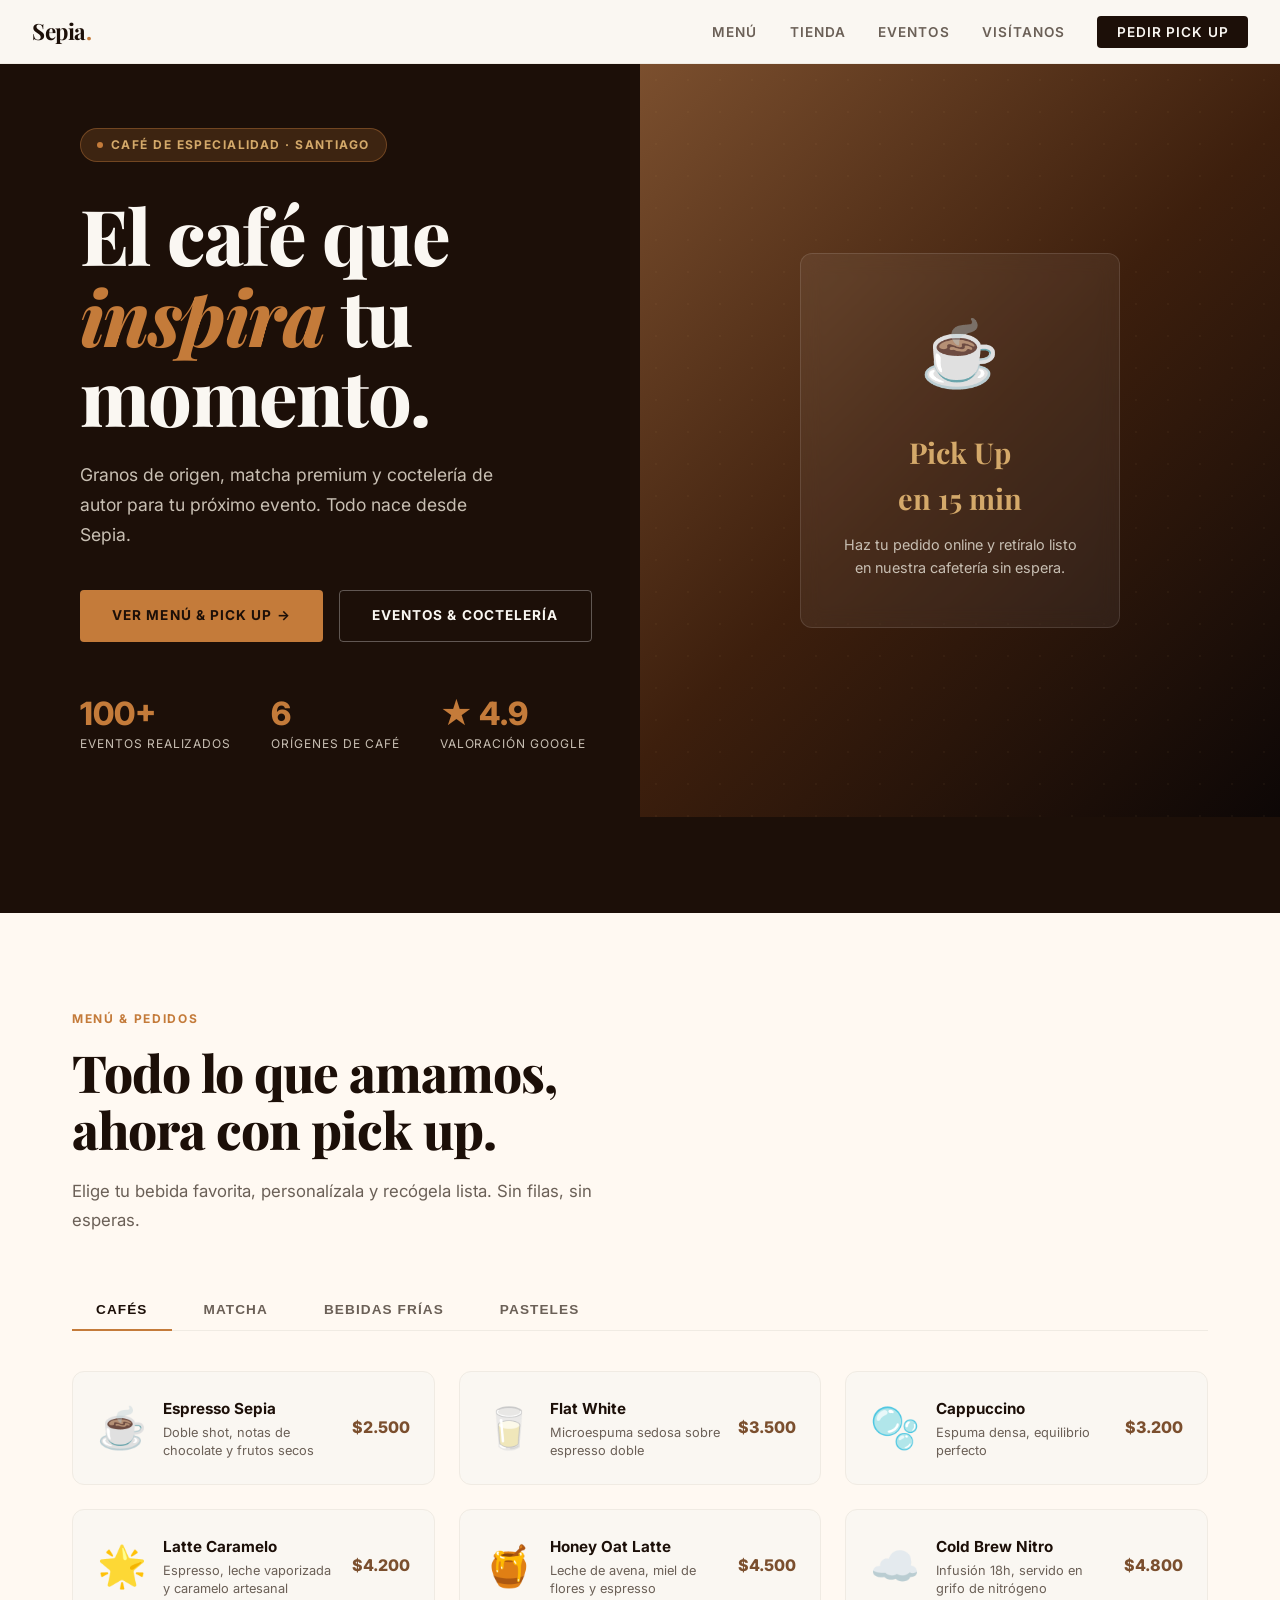
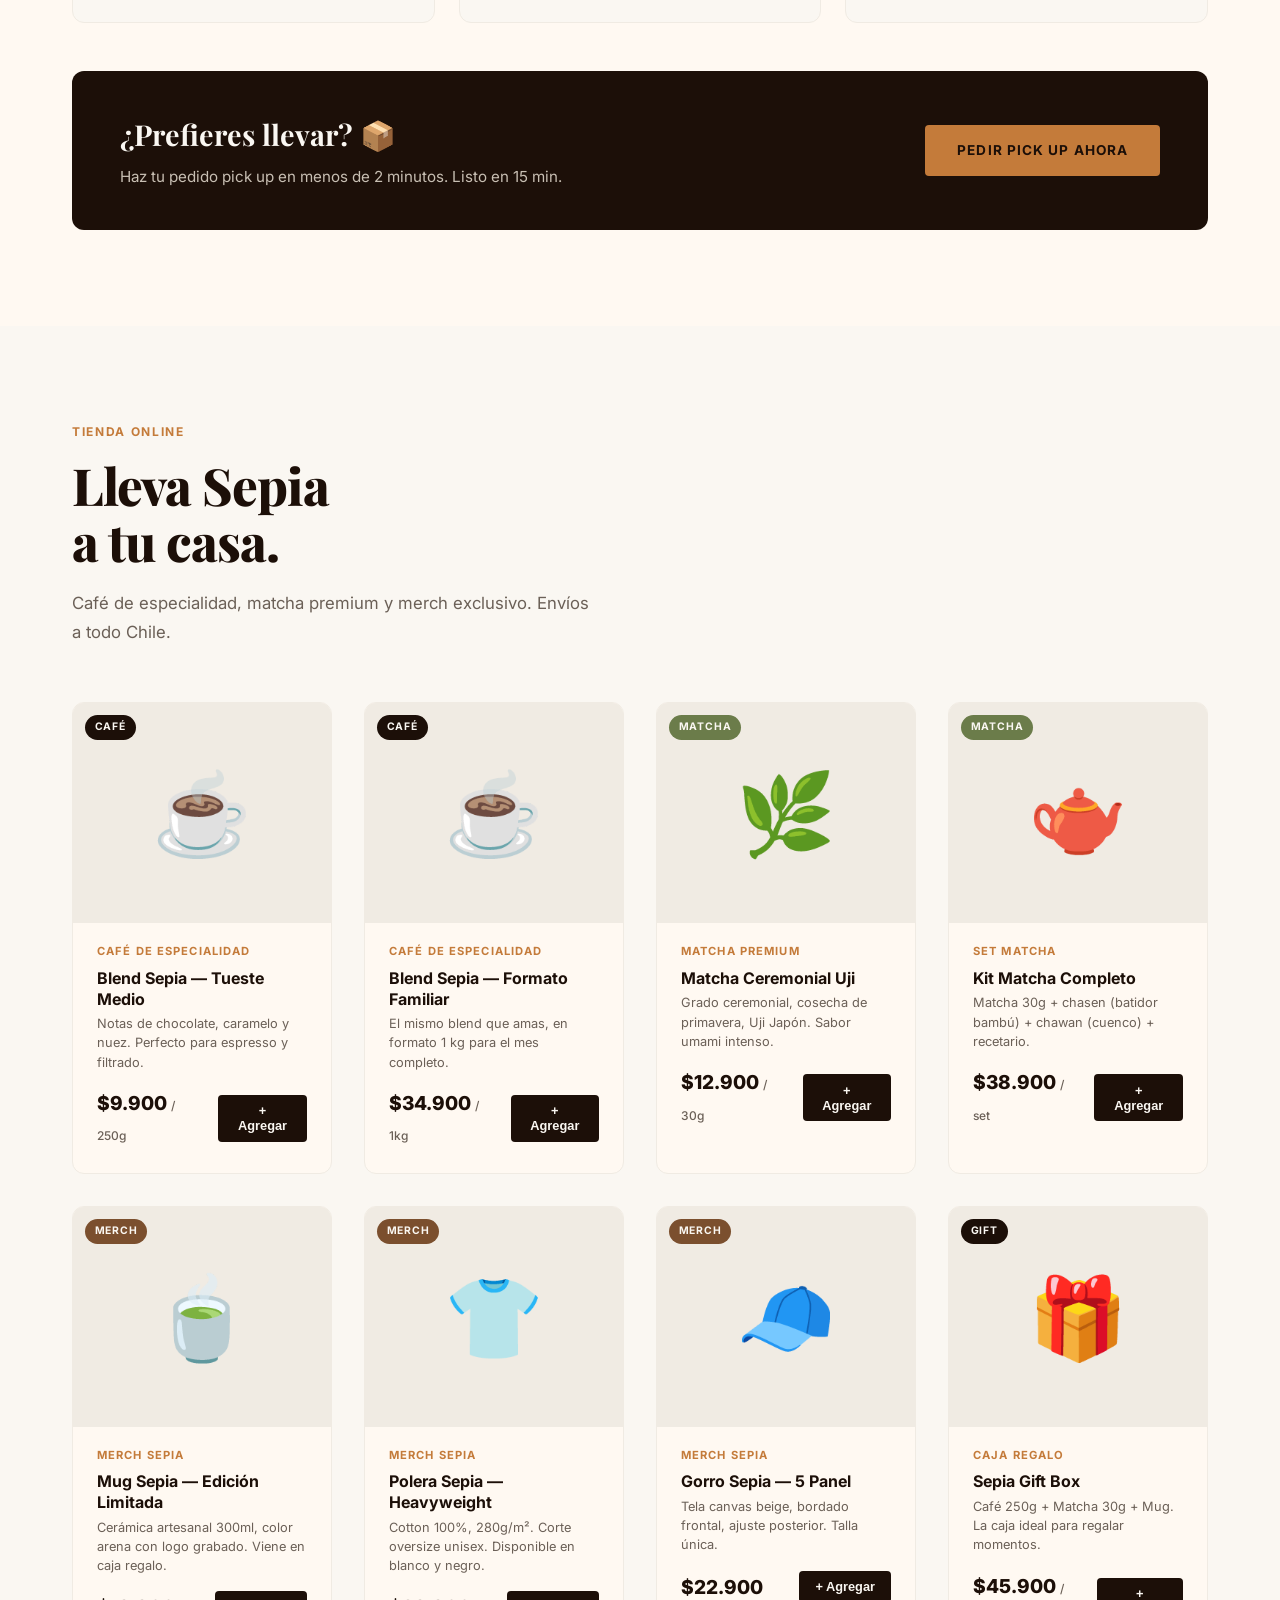
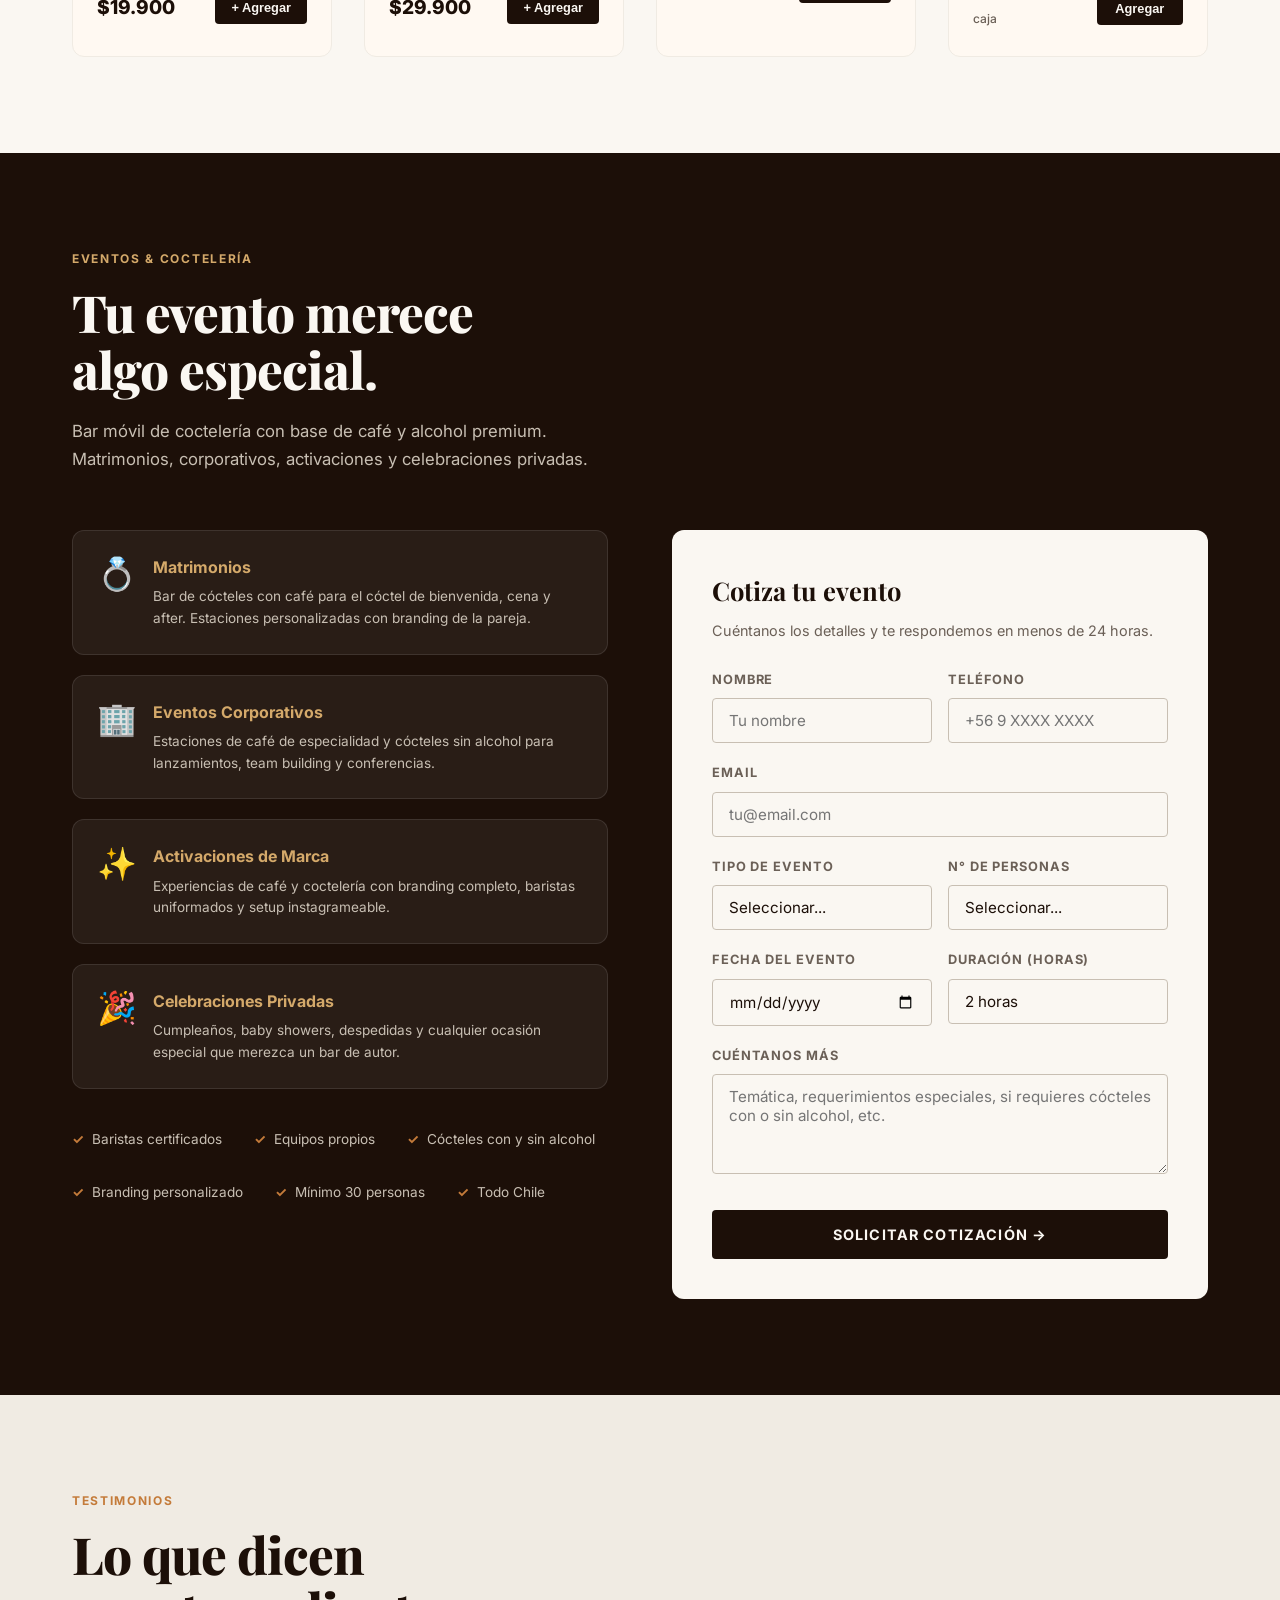
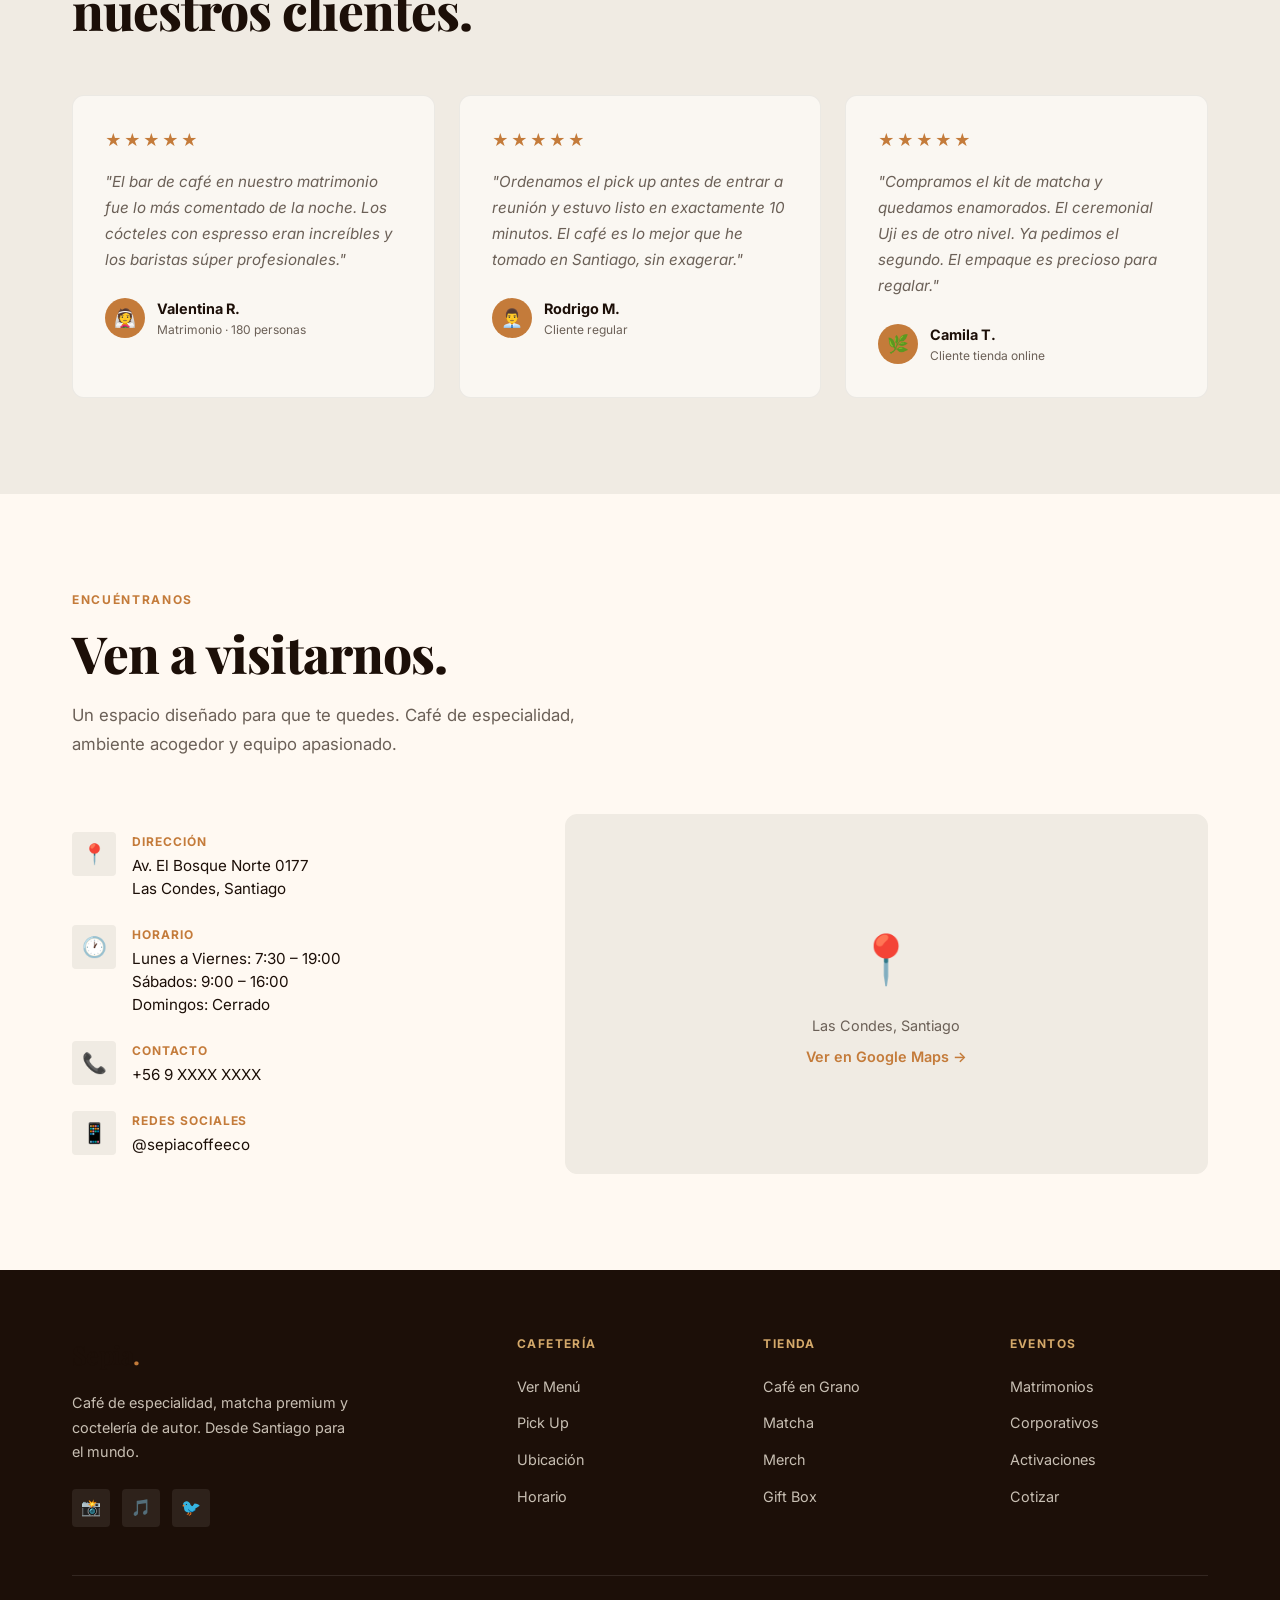
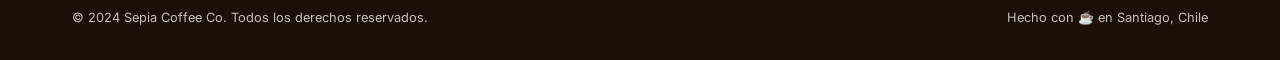
<file: index.html>
<!DOCTYPE html>
<html lang="es">
<head>
  <meta charset="UTF-8" />
  <meta name="viewport" content="width=device-width, initial-scale=1.0" />
  <title>Sepia Coffee Co.</title>
  <link rel="icon" href="assets/favicon.ico" />
  <link rel="preconnect" href="https://fonts.googleapis.com" />
  <link rel="preconnect" href="https://fonts.gstatic.com" crossorigin />
  <link href="https://fonts.googleapis.com/css2?family=Inter:wght@300;400;500;600;700;800;900&family=Playfair+Display:ital,wght@0,700;0,800;1,700&display=swap" rel="stylesheet" />
  <style>
    :root {
      --cream: #FAF7F2;
      --warm-white: #FFF9F2;
      --espresso: #1C0F08;
      --coffee: #3D1F0D;
      --sepia: #7B4F2E;
      --caramel: #C47B3A;
      --latte: #D4A96A;
      --matcha: #6B7C4A;
      --matcha-light: #A8B87A;
      --gray-light: #F0EBE3;
      --gray-mid: #C8BFB3;
      --gray-dark: #6B6057;
      --font-body: 'Inter', sans-serif;
      --font-display: 'Playfair Display', serif;
      --radius: 4px;
      --radius-lg: 12px;
      --shadow: 0 2px 20px rgba(28, 15, 8, 0.08);
      --shadow-lg: 0 8px 40px rgba(28, 15, 8, 0.15);
    }

    *, *::before, *::after { box-sizing: border-box; margin: 0; padding: 0; }

    html { scroll-behavior: smooth; }

    body {
      font-family: var(--font-body);
      background: var(--cream);
      color: var(--espresso);
      line-height: 1.6;
      -webkit-font-smoothing: antialiased;
    }

    img { max-width: 100%; display: block; }

    a { text-decoration: none; color: inherit; }

    /* ─── NAV ─── */
    nav {
      position: fixed;
      top: 0; left: 0; right: 0;
      z-index: 100;
      background: var(--cream);
      border-bottom: 1px solid var(--gray-light);
      padding: 0 2rem;
      height: 64px;
      display: flex;
      align-items: center;
      justify-content: space-between;
      transition: background 0.3s;
    }

    nav.scrolled { background: rgba(250, 247, 242, 0.95); backdrop-filter: blur(12px); }

    .nav-logo {
      font-family: var(--font-display);
      font-size: 1.4rem;
      font-weight: 700;
      color: var(--espresso);
      letter-spacing: -0.02em;
    }

    .nav-logo span { color: var(--caramel); }

    .nav-links {
      display: flex;
      gap: 2rem;
      list-style: none;
      align-items: center;
    }

    .nav-links a {
      font-size: 0.85rem;
      font-weight: 600;
      text-transform: uppercase;
      letter-spacing: 0.08em;
      color: var(--gray-dark);
      transition: color 0.2s;
    }

    .nav-links a:hover { color: var(--espresso); }

    .nav-cta {
      background: var(--espresso);
      color: var(--cream) !important;
      padding: 0.5rem 1.2rem;
      border-radius: var(--radius);
      transition: background 0.2s !important;
    }

    .nav-cta:hover { background: var(--sepia) !important; color: var(--cream) !important; }

    .hamburger {
      display: none;
      flex-direction: column;
      gap: 5px;
      cursor: pointer;
      padding: 4px;
    }

    .hamburger span {
      display: block;
      width: 22px;
      height: 2px;
      background: var(--espresso);
      border-radius: 2px;
      transition: 0.3s;
    }

    .mobile-menu {
      display: none;
      position: fixed;
      top: 64px; left: 0; right: 0;
      background: var(--cream);
      border-bottom: 1px solid var(--gray-light);
      padding: 1.5rem 2rem;
      z-index: 99;
      flex-direction: column;
      gap: 1rem;
    }

    .mobile-menu.open { display: flex; }

    .mobile-menu a {
      font-size: 1rem;
      font-weight: 600;
      text-transform: uppercase;
      letter-spacing: 0.06em;
      color: var(--gray-dark);
      padding: 0.5rem 0;
      border-bottom: 1px solid var(--gray-light);
    }

    /* ─── HERO ─── */
    .hero {
      min-height: 100vh;
      padding-top: 64px;
      display: grid;
      grid-template-columns: 1fr 1fr;
      background: var(--espresso);
      position: relative;
      overflow: hidden;
    }

    .hero-content {
      display: flex;
      flex-direction: column;
      justify-content: center;
      padding: 4rem 3rem 4rem 5rem;
      position: relative;
      z-index: 2;
    }

    .hero-badge {
      display: inline-flex;
      align-items: center;
      gap: 0.5rem;
      background: rgba(196, 123, 58, 0.2);
      border: 1px solid rgba(196, 123, 58, 0.4);
      color: var(--latte);
      font-size: 0.75rem;
      font-weight: 700;
      text-transform: uppercase;
      letter-spacing: 0.12em;
      padding: 0.4rem 1rem;
      border-radius: 100px;
      margin-bottom: 2rem;
      width: fit-content;
    }

    .hero-badge::before {
      content: '';
      width: 6px; height: 6px;
      background: var(--caramel);
      border-radius: 50%;
    }

    .hero h1 {
      font-family: var(--font-display);
      font-size: clamp(3rem, 6vw, 5.5rem);
      font-weight: 800;
      line-height: 1.05;
      color: var(--cream);
      margin-bottom: 1.5rem;
      letter-spacing: -0.02em;
    }

    .hero h1 em {
      font-style: italic;
      color: var(--caramel);
    }

    .hero-sub {
      font-size: 1.1rem;
      color: var(--gray-mid);
      margin-bottom: 2.5rem;
      max-width: 440px;
      line-height: 1.7;
    }

    .hero-actions {
      display: flex;
      gap: 1rem;
      flex-wrap: wrap;
    }

    .btn-primary {
      background: var(--caramel);
      color: var(--espresso);
      font-size: 0.85rem;
      font-weight: 700;
      text-transform: uppercase;
      letter-spacing: 0.08em;
      padding: 0.9rem 2rem;
      border-radius: var(--radius);
      border: none;
      cursor: pointer;
      transition: background 0.2s, transform 0.15s;
      display: inline-flex;
      align-items: center;
      gap: 0.5rem;
    }

    .btn-primary:hover { background: var(--latte); transform: translateY(-1px); }

    .btn-secondary {
      background: transparent;
      color: var(--cream);
      font-size: 0.85rem;
      font-weight: 700;
      text-transform: uppercase;
      letter-spacing: 0.08em;
      padding: 0.9rem 2rem;
      border-radius: var(--radius);
      border: 1px solid rgba(255,255,255,0.3);
      cursor: pointer;
      transition: border-color 0.2s, background 0.2s;
      display: inline-flex;
      align-items: center;
      gap: 0.5rem;
    }

    .btn-secondary:hover { border-color: var(--cream); background: rgba(255,255,255,0.08); }

    .hero-visual {
      position: relative;
      display: flex;
      align-items: center;
      justify-content: center;
      overflow: hidden;
    }

    .hero-visual-bg {
      position: absolute;
      inset: 0;
      background: linear-gradient(135deg, var(--sepia) 0%, var(--coffee) 50%, #0D0706 100%);
    }

    .hero-visual-pattern {
      position: absolute;
      inset: 0;
      opacity: 0.05;
      background-image: radial-gradient(circle, var(--latte) 1px, transparent 1px);
      background-size: 32px 32px;
    }

    .hero-card {
      position: relative;
      z-index: 2;
      background: rgba(250, 247, 242, 0.06);
      border: 1px solid rgba(250, 247, 242, 0.12);
      border-radius: var(--radius-lg);
      padding: 3rem 2.5rem;
      text-align: center;
      color: var(--cream);
      max-width: 320px;
      backdrop-filter: blur(10px);
    }

    .hero-card-icon {
      font-size: 4rem;
      margin-bottom: 1.5rem;
    }

    .hero-card h3 {
      font-family: var(--font-display);
      font-size: 1.8rem;
      font-weight: 700;
      margin-bottom: 0.75rem;
      color: var(--latte);
    }

    .hero-card p {
      font-size: 0.9rem;
      color: var(--gray-mid);
      line-height: 1.6;
    }

    .hero-stats {
      display: flex;
      gap: 2.5rem;
      margin-top: 3.5rem;
    }

    .hero-stat-num {
      font-size: 2rem;
      font-weight: 800;
      color: var(--caramel);
      line-height: 1;
    }

    .hero-stat-label {
      font-size: 0.75rem;
      text-transform: uppercase;
      letter-spacing: 0.08em;
      color: var(--gray-mid);
      margin-top: 0.25rem;
    }

    /* ─── SECTION COMMONS ─── */
    section { padding: 6rem 0; }

    .container { max-width: 1200px; margin: 0 auto; padding: 0 2rem; }

    .section-label {
      font-size: 0.75rem;
      font-weight: 700;
      text-transform: uppercase;
      letter-spacing: 0.14em;
      color: var(--caramel);
      margin-bottom: 1rem;
    }

    .section-title {
      font-family: var(--font-display);
      font-size: clamp(2.2rem, 4vw, 3.2rem);
      font-weight: 800;
      line-height: 1.1;
      letter-spacing: -0.02em;
      color: var(--espresso);
      margin-bottom: 1.25rem;
    }

    .section-sub {
      font-size: 1.05rem;
      color: var(--gray-dark);
      max-width: 520px;
      line-height: 1.7;
    }

    .section-header { margin-bottom: 3.5rem; }

    /* ─── MENU / PICK UP ─── */
    #menu { background: var(--warm-white); }

    .menu-tabs {
      display: flex;
      gap: 0.5rem;
      margin-bottom: 2.5rem;
      border-bottom: 1px solid var(--gray-light);
      padding-bottom: 0;
    }

    .tab-btn {
      font-size: 0.85rem;
      font-weight: 700;
      text-transform: uppercase;
      letter-spacing: 0.08em;
      color: var(--gray-dark);
      padding: 0.75rem 1.5rem;
      border: none;
      background: none;
      cursor: pointer;
      border-bottom: 2px solid transparent;
      margin-bottom: -1px;
      transition: color 0.2s, border-color 0.2s;
    }

    .tab-btn.active {
      color: var(--espresso);
      border-bottom-color: var(--caramel);
    }

    .tab-btn:hover { color: var(--espresso); }

    .tab-content { display: none; }
    .tab-content.active { display: block; }

    .menu-grid {
      display: grid;
      grid-template-columns: repeat(auto-fill, minmax(280px, 1fr));
      gap: 1.5rem;
    }

    .menu-item {
      background: var(--cream);
      border: 1px solid var(--gray-light);
      border-radius: var(--radius-lg);
      padding: 1.5rem;
      display: flex;
      align-items: center;
      gap: 1rem;
      transition: box-shadow 0.2s, transform 0.2s;
    }

    .menu-item:hover { box-shadow: var(--shadow); transform: translateY(-2px); }

    .menu-item-emoji { font-size: 2.5rem; flex-shrink: 0; }

    .menu-item-info { flex: 1; }

    .menu-item-name {
      font-weight: 700;
      font-size: 0.95rem;
      color: var(--espresso);
      margin-bottom: 0.2rem;
    }

    .menu-item-desc {
      font-size: 0.8rem;
      color: var(--gray-dark);
      line-height: 1.4;
    }

    .menu-item-price {
      font-weight: 800;
      font-size: 1rem;
      color: var(--sepia);
      white-space: nowrap;
    }

    .pickup-banner {
      background: var(--espresso);
      color: var(--cream);
      border-radius: var(--radius-lg);
      padding: 2.5rem 3rem;
      display: flex;
      align-items: center;
      justify-content: space-between;
      gap: 2rem;
      margin-top: 3rem;
      flex-wrap: wrap;
    }

    .pickup-banner h3 {
      font-family: var(--font-display);
      font-size: 1.8rem;
      font-weight: 700;
      margin-bottom: 0.5rem;
    }

    .pickup-banner p { color: var(--gray-mid); font-size: 0.95rem; }

    .btn-caramel {
      background: var(--caramel);
      color: var(--espresso);
      font-size: 0.85rem;
      font-weight: 700;
      text-transform: uppercase;
      letter-spacing: 0.08em;
      padding: 0.9rem 2rem;
      border-radius: var(--radius);
      border: none;
      cursor: pointer;
      transition: background 0.2s;
      white-space: nowrap;
      display: inline-block;
    }

    .btn-caramel:hover { background: var(--latte); }

    /* ─── TIENDA ─── */
    #tienda { background: var(--cream); }

    .products-grid {
      display: grid;
      grid-template-columns: repeat(auto-fill, minmax(260px, 1fr));
      gap: 2rem;
    }

    .product-card {
      background: var(--warm-white);
      border: 1px solid var(--gray-light);
      border-radius: var(--radius-lg);
      overflow: hidden;
      transition: box-shadow 0.25s, transform 0.25s;
      cursor: pointer;
    }

    .product-card:hover { box-shadow: var(--shadow-lg); transform: translateY(-4px); }

    .product-img {
      height: 220px;
      display: flex;
      align-items: center;
      justify-content: center;
      font-size: 5rem;
      background: var(--gray-light);
      position: relative;
      overflow: hidden;
    }

    .product-badge {
      position: absolute;
      top: 12px; left: 12px;
      background: var(--espresso);
      color: var(--cream);
      font-size: 0.65rem;
      font-weight: 700;
      text-transform: uppercase;
      letter-spacing: 0.08em;
      padding: 0.25rem 0.6rem;
      border-radius: 100px;
    }

    .product-badge.matcha { background: var(--matcha); }
    .product-badge.merch { background: var(--sepia); }

    .product-info { padding: 1.25rem 1.5rem 1.5rem; }

    .product-category {
      font-size: 0.7rem;
      font-weight: 700;
      text-transform: uppercase;
      letter-spacing: 0.1em;
      color: var(--caramel);
      margin-bottom: 0.4rem;
    }

    .product-name {
      font-weight: 700;
      font-size: 1rem;
      color: var(--espresso);
      margin-bottom: 0.3rem;
      line-height: 1.3;
    }

    .product-desc {
      font-size: 0.8rem;
      color: var(--gray-dark);
      margin-bottom: 1rem;
      line-height: 1.5;
    }

    .product-footer {
      display: flex;
      align-items: center;
      justify-content: space-between;
      gap: 1rem;
    }

    .product-price {
      font-size: 1.2rem;
      font-weight: 800;
      color: var(--espresso);
    }

    .product-price small {
      font-size: 0.75rem;
      color: var(--gray-dark);
      font-weight: 500;
    }

    .btn-add {
      background: var(--espresso);
      color: var(--cream);
      border: none;
      border-radius: var(--radius);
      padding: 0.55rem 1rem;
      font-size: 0.8rem;
      font-weight: 700;
      cursor: pointer;
      transition: background 0.2s;
      display: flex;
      align-items: center;
      gap: 0.4rem;
    }

    .btn-add:hover { background: var(--sepia); }

    /* ─── EVENTOS ─── */
    #eventos { background: var(--espresso); color: var(--cream); }

    #eventos .section-label { color: var(--latte); }
    #eventos .section-title { color: var(--cream); }
    #eventos .section-sub { color: var(--gray-mid); }

    .eventos-grid {
      display: grid;
      grid-template-columns: 1fr 1fr;
      gap: 4rem;
      align-items: start;
    }

    .servicio-cards {
      display: flex;
      flex-direction: column;
      gap: 1.25rem;
      margin-bottom: 2.5rem;
    }

    .servicio-card {
      background: rgba(255,255,255,0.06);
      border: 1px solid rgba(255,255,255,0.1);
      border-radius: var(--radius-lg);
      padding: 1.5rem;
      display: flex;
      gap: 1rem;
      align-items: flex-start;
      transition: background 0.2s, border-color 0.2s;
    }

    .servicio-card:hover {
      background: rgba(255,255,255,0.1);
      border-color: rgba(196, 123, 58, 0.4);
    }

    .servicio-icon {
      font-size: 2rem;
      flex-shrink: 0;
      line-height: 1;
      margin-top: 0.2rem;
    }

    .servicio-title {
      font-weight: 700;
      font-size: 1rem;
      color: var(--latte);
      margin-bottom: 0.35rem;
    }

    .servicio-desc {
      font-size: 0.85rem;
      color: var(--gray-mid);
      line-height: 1.6;
    }

    .eventos-highlights {
      display: flex;
      gap: 2rem;
      flex-wrap: wrap;
    }

    .highlight {
      display: flex;
      align-items: center;
      gap: 0.5rem;
      font-size: 0.85rem;
      color: var(--gray-mid);
    }

    .highlight::before {
      content: '✓';
      color: var(--caramel);
      font-weight: 700;
    }

    .cotizacion-form {
      background: var(--cream);
      border-radius: var(--radius-lg);
      padding: 2.5rem;
      color: var(--espresso);
    }

    .cotizacion-form h3 {
      font-family: var(--font-display);
      font-size: 1.6rem;
      font-weight: 700;
      margin-bottom: 0.5rem;
      color: var(--espresso);
    }

    .cotizacion-form p {
      font-size: 0.9rem;
      color: var(--gray-dark);
      margin-bottom: 1.75rem;
    }

    .form-group { margin-bottom: 1.25rem; }

    .form-group label {
      display: block;
      font-size: 0.8rem;
      font-weight: 700;
      text-transform: uppercase;
      letter-spacing: 0.07em;
      color: var(--gray-dark);
      margin-bottom: 0.5rem;
    }

    .form-group input,
    .form-group select,
    .form-group textarea {
      width: 100%;
      background: var(--cream);
      border: 1px solid var(--gray-mid);
      border-radius: var(--radius);
      padding: 0.75rem 1rem;
      font-family: var(--font-body);
      font-size: 0.95rem;
      color: var(--espresso);
      outline: none;
      transition: border-color 0.2s;
      appearance: none;
    }

    .form-group input:focus,
    .form-group select:focus,
    .form-group textarea:focus {
      border-color: var(--caramel);
      box-shadow: 0 0 0 3px rgba(196, 123, 58, 0.15);
    }

    .form-group textarea { resize: vertical; min-height: 100px; }

    .form-row {
      display: grid;
      grid-template-columns: 1fr 1fr;
      gap: 1rem;
    }

    .btn-submit {
      width: 100%;
      background: var(--espresso);
      color: var(--cream);
      border: none;
      border-radius: var(--radius);
      padding: 1rem;
      font-family: var(--font-body);
      font-size: 0.9rem;
      font-weight: 700;
      text-transform: uppercase;
      letter-spacing: 0.08em;
      cursor: pointer;
      transition: background 0.2s;
      margin-top: 0.5rem;
    }

    .btn-submit:hover { background: var(--sepia); }

    /* ─── TESTIMONIOS ─── */
    #testimonios { background: var(--gray-light); }

    .testimonios-grid {
      display: grid;
      grid-template-columns: repeat(3, 1fr);
      gap: 1.5rem;
    }

    .testimonio-card {
      background: var(--cream);
      border-radius: var(--radius-lg);
      padding: 2rem;
      border: 1px solid rgba(0,0,0,0.06);
    }

    .stars {
      color: var(--caramel);
      font-size: 1rem;
      margin-bottom: 1rem;
      letter-spacing: 2px;
    }

    .testimonio-text {
      font-size: 0.95rem;
      color: var(--gray-dark);
      line-height: 1.7;
      margin-bottom: 1.5rem;
      font-style: italic;
    }

    .testimonio-author {
      display: flex;
      align-items: center;
      gap: 0.75rem;
    }

    .author-avatar {
      width: 40px; height: 40px;
      border-radius: 50%;
      background: var(--caramel);
      display: flex;
      align-items: center;
      justify-content: center;
      font-size: 1.1rem;
      flex-shrink: 0;
    }

    .author-name {
      font-weight: 700;
      font-size: 0.9rem;
      color: var(--espresso);
    }

    .author-role {
      font-size: 0.75rem;
      color: var(--gray-dark);
    }

    /* ─── UBICACION ─── */
    #ubicacion { background: var(--warm-white); }

    .ubicacion-grid {
      display: grid;
      grid-template-columns: 1fr 1.5fr;
      gap: 4rem;
      align-items: center;
    }

    .info-items {
      display: flex;
      flex-direction: column;
      gap: 1.5rem;
    }

    .info-item { display: flex; gap: 1rem; align-items: flex-start; }

    .info-icon {
      width: 44px; height: 44px;
      background: var(--gray-light);
      border-radius: var(--radius);
      display: flex;
      align-items: center;
      justify-content: center;
      font-size: 1.25rem;
      flex-shrink: 0;
    }

    .info-label {
      font-size: 0.75rem;
      font-weight: 700;
      text-transform: uppercase;
      letter-spacing: 0.08em;
      color: var(--caramel);
      margin-bottom: 0.25rem;
    }

    .info-value {
      font-size: 0.95rem;
      color: var(--espresso);
      line-height: 1.5;
    }

    .map-placeholder {
      background: var(--gray-light);
      border-radius: var(--radius-lg);
      height: 360px;
      display: flex;
      flex-direction: column;
      align-items: center;
      justify-content: center;
      gap: 1rem;
      font-size: 3rem;
      color: var(--gray-mid);
      border: 1px solid var(--gray-light);
    }

    .map-placeholder p {
      font-size: 0.9rem;
      color: var(--gray-dark);
      font-size: 1rem;
    }

    /* ─── FOOTER ─── */
    footer {
      background: var(--espresso);
      color: var(--cream);
      padding: 4rem 0 2rem;
    }

    .footer-grid {
      display: grid;
      grid-template-columns: 2fr 1fr 1fr 1fr;
      gap: 3rem;
      margin-bottom: 3rem;
    }

    .footer-brand .nav-logo { font-size: 1.6rem; margin-bottom: 1rem; display: block; }

    .footer-brand p {
      font-size: 0.9rem;
      color: var(--gray-mid);
      line-height: 1.7;
      max-width: 280px;
    }

    .footer-social {
      display: flex;
      gap: 0.75rem;
      margin-top: 1.5rem;
    }

    .social-link {
      width: 38px; height: 38px;
      background: rgba(255,255,255,0.08);
      border-radius: var(--radius);
      display: flex;
      align-items: center;
      justify-content: center;
      font-size: 1rem;
      transition: background 0.2s;
    }

    .social-link:hover { background: var(--caramel); }

    .footer-col h4 {
      font-size: 0.75rem;
      font-weight: 700;
      text-transform: uppercase;
      letter-spacing: 0.12em;
      color: var(--latte);
      margin-bottom: 1.25rem;
    }

    .footer-col ul { list-style: none; display: flex; flex-direction: column; gap: 0.7rem; }

    .footer-col ul a {
      font-size: 0.9rem;
      color: var(--gray-mid);
      transition: color 0.2s;
    }

    .footer-col ul a:hover { color: var(--cream); }

    .footer-bottom {
      border-top: 1px solid rgba(255,255,255,0.1);
      padding-top: 2rem;
      display: flex;
      align-items: center;
      justify-content: space-between;
      gap: 1rem;
      flex-wrap: wrap;
    }

    .footer-bottom p {
      font-size: 0.8rem;
      color: var(--gray-mid);
    }

    /* ─── CART TOAST ─── */
    .toast {
      position: fixed;
      bottom: 2rem;
      right: 2rem;
      background: var(--espresso);
      color: var(--cream);
      padding: 1rem 1.5rem;
      border-radius: var(--radius-lg);
      font-size: 0.9rem;
      font-weight: 600;
      box-shadow: var(--shadow-lg);
      transform: translateY(100px);
      opacity: 0;
      transition: transform 0.3s, opacity 0.3s;
      z-index: 1000;
      display: flex;
      align-items: center;
      gap: 0.75rem;
    }

    .toast.show { transform: translateY(0); opacity: 1; }

    /* ─── MODAL ORDER ─── */
    .modal-overlay {
      display: none;
      position: fixed;
      inset: 0;
      background: rgba(28, 15, 8, 0.7);
      z-index: 200;
      align-items: center;
      justify-content: center;
      padding: 2rem;
    }

    .modal-overlay.open { display: flex; }

    .modal {
      background: var(--cream);
      border-radius: var(--radius-lg);
      padding: 2.5rem;
      max-width: 480px;
      width: 100%;
      position: relative;
    }

    .modal-close {
      position: absolute;
      top: 1.25rem; right: 1.25rem;
      background: var(--gray-light);
      border: none;
      border-radius: 50%;
      width: 32px; height: 32px;
      font-size: 1.1rem;
      cursor: pointer;
      display: flex;
      align-items: center;
      justify-content: center;
      color: var(--gray-dark);
    }

    .modal h3 {
      font-family: var(--font-display);
      font-size: 1.5rem;
      font-weight: 700;
      margin-bottom: 0.5rem;
    }

    .modal p { font-size: 0.9rem; color: var(--gray-dark); margin-bottom: 1.5rem; }

    /* ─── RESPONSIVE ─── */
    @media (max-width: 1024px) {
      .footer-grid { grid-template-columns: 1fr 1fr; gap: 2rem; }
      .eventos-grid { grid-template-columns: 1fr; gap: 2.5rem; }
      .testimonios-grid { grid-template-columns: 1fr 1fr; }
    }

    @media (max-width: 768px) {
      .hero { grid-template-columns: 1fr; min-height: auto; }
      .hero-content { padding: 3rem 1.5rem 2rem; }
      .hero-visual { display: none; }
      .hero-stats { gap: 1.5rem; }
      nav { padding: 0 1.5rem; }
      .nav-links { display: none; }
      .hamburger { display: flex; }
      section { padding: 4rem 0; }
      .container { padding: 0 1.5rem; }
      .ubicacion-grid { grid-template-columns: 1fr; }
      .testimonios-grid { grid-template-columns: 1fr; }
      .footer-grid { grid-template-columns: 1fr 1fr; }
      .pickup-banner { flex-direction: column; text-align: center; }
      .form-row { grid-template-columns: 1fr; }
      .footer-bottom { flex-direction: column; text-align: center; }
    }

    @media (max-width: 480px) {
      .footer-grid { grid-template-columns: 1fr; }
      .hero h1 { font-size: 2.5rem; }
    }
  </style>
</head>
<body>

<!-- ─── NAV ─── -->
<nav id="mainNav">
  <a href="#" class="nav-logo">Sepia<span>.</span></a>
  <ul class="nav-links">
    <li><a href="#menu">Menú</a></li>
    <li><a href="#tienda">Tienda</a></li>
    <li><a href="#eventos">Eventos</a></li>
    <li><a href="#ubicacion">Visítanos</a></li>
    <li><a href="#menu" class="nav-cta">Pedir Pick Up</a></li>
  </ul>
  <div class="hamburger" id="hamburger">
    <span></span><span></span><span></span>
  </div>
</nav>

<div class="mobile-menu" id="mobileMenu">
  <a href="#menu" onclick="closeMobileMenu()">Menú</a>
  <a href="#tienda" onclick="closeMobileMenu()">Tienda</a>
  <a href="#eventos" onclick="closeMobileMenu()">Eventos</a>
  <a href="#ubicacion" onclick="closeMobileMenu()">Visítanos</a>
  <a href="#menu" onclick="closeMobileMenu()" style="color: var(--caramel)">Pedir Pick Up →</a>
</div>

<!-- ─── HERO ─── -->
<section class="hero" id="home">
  <div class="hero-content">
    <div class="hero-badge">Café de especialidad · Santiago</div>
    <h1>El café que<br /><em>inspira</em> tu<br />momento.</h1>
    <p class="hero-sub">Granos de origen, matcha premium y coctelería de autor para tu próximo evento. Todo nace desde Sepia.</p>
    <div class="hero-actions">
      <a href="#menu" class="btn-primary">Ver Menú &amp; Pick Up →</a>
      <a href="#eventos" class="btn-secondary">Eventos &amp; Coctelería</a>
    </div>
    <div class="hero-stats">
      <div>
        <div class="hero-stat-num">100+</div>
        <div class="hero-stat-label">Eventos realizados</div>
      </div>
      <div>
        <div class="hero-stat-num">6</div>
        <div class="hero-stat-label">Orígenes de café</div>
      </div>
      <div>
        <div class="hero-stat-num">★ 4.9</div>
        <div class="hero-stat-label">Valoración Google</div>
      </div>
    </div>
  </div>
  <div class="hero-visual">
    <div class="hero-visual-bg"></div>
    <div class="hero-visual-pattern"></div>
    <div class="hero-card">
      <div class="hero-card-icon">☕</div>
      <h3>Pick Up<br/>en 15 min</h3>
      <p>Haz tu pedido online y retíralo listo en nuestra cafetería sin espera.</p>
    </div>
  </div>
</section>

<!-- ─── MENU / PICK UP ─── -->
<section id="menu">
  <div class="container">
    <div class="section-header">
      <div class="section-label">Menú &amp; Pedidos</div>
      <h2 class="section-title">Todo lo que amamos,<br />ahora con pick up.</h2>
      <p class="section-sub">Elige tu bebida favorita, personalízala y recógela lista. Sin filas, sin esperas.</p>
    </div>

    <div class="menu-tabs">
      <button class="tab-btn active" onclick="switchTab('cafes', this)">Cafés</button>
      <button class="tab-btn" onclick="switchTab('matcha', this)">Matcha</button>
      <button class="tab-btn" onclick="switchTab('frios', this)">Bebidas Frías</button>
      <button class="tab-btn" onclick="switchTab('pasteles', this)">Pasteles</button>
    </div>

    <div id="cafes" class="tab-content active">
      <div class="menu-grid">
        <div class="menu-item">
          <div class="menu-item-emoji">☕</div>
          <div class="menu-item-info">
            <div class="menu-item-name">Espresso Sepia</div>
            <div class="menu-item-desc">Doble shot, notas de chocolate y frutos secos</div>
          </div>
          <div class="menu-item-price">$2.500</div>
        </div>
        <div class="menu-item">
          <div class="menu-item-emoji">🥛</div>
          <div class="menu-item-info">
            <div class="menu-item-name">Flat White</div>
            <div class="menu-item-desc">Microespuma sedosa sobre espresso doble</div>
          </div>
          <div class="menu-item-price">$3.500</div>
        </div>
        <div class="menu-item">
          <div class="menu-item-emoji">🫧</div>
          <div class="menu-item-info">
            <div class="menu-item-name">Cappuccino</div>
            <div class="menu-item-desc">Espuma densa, equilibrio perfecto</div>
          </div>
          <div class="menu-item-price">$3.200</div>
        </div>
        <div class="menu-item">
          <div class="menu-item-emoji">🌟</div>
          <div class="menu-item-info">
            <div class="menu-item-name">Latte Caramelo</div>
            <div class="menu-item-desc">Espresso, leche vaporizada y caramelo artesanal</div>
          </div>
          <div class="menu-item-price">$4.200</div>
        </div>
        <div class="menu-item">
          <div class="menu-item-emoji">🍯</div>
          <div class="menu-item-info">
            <div class="menu-item-name">Honey Oat Latte</div>
            <div class="menu-item-desc">Leche de avena, miel de flores y espresso</div>
          </div>
          <div class="menu-item-price">$4.500</div>
        </div>
        <div class="menu-item">
          <div class="menu-item-emoji">☁️</div>
          <div class="menu-item-info">
            <div class="menu-item-name">Cold Brew Nitro</div>
            <div class="menu-item-desc">Infusión 18h, servido en grifo de nitrógeno</div>
          </div>
          <div class="menu-item-price">$4.800</div>
        </div>
      </div>
    </div>

    <div id="matcha" class="tab-content">
      <div class="menu-grid">
        <div class="menu-item">
          <div class="menu-item-emoji">🍵</div>
          <div class="menu-item-info">
            <div class="menu-item-name">Matcha Latte</div>
            <div class="menu-item-desc">Matcha ceremonial japonés con leche vaporizada</div>
          </div>
          <div class="menu-item-price">$4.200</div>
        </div>
        <div class="menu-item">
          <div class="menu-item-emoji">🧊</div>
          <div class="menu-item-info">
            <div class="menu-item-name">Iced Matcha</div>
            <div class="menu-item-desc">Matcha frío con leche de avena y hielo</div>
          </div>
          <div class="menu-item-price">$4.500</div>
        </div>
        <div class="menu-item">
          <div class="menu-item-emoji">🌸</div>
          <div class="menu-item-info">
            <div class="menu-item-name">Matcha Espresso</div>
            <div class="menu-item-desc">Espresso sobre matcha, explosión de sabores</div>
          </div>
          <div class="menu-item-price">$5.200</div>
        </div>
        <div class="menu-item">
          <div class="menu-item-emoji">🍓</div>
          <div class="menu-item-info">
            <div class="menu-item-name">Matcha Strawberry</div>
            <div class="menu-item-desc">Matcha con coulis de frutilla fresca</div>
          </div>
          <div class="menu-item-price">$4.800</div>
        </div>
      </div>
    </div>

    <div id="frios" class="tab-content">
      <div class="menu-grid">
        <div class="menu-item">
          <div class="menu-item-emoji">🧋</div>
          <div class="menu-item-info">
            <div class="menu-item-name">Cold Brew</div>
            <div class="menu-item-desc">Infusión en frío, suave y sin acidez</div>
          </div>
          <div class="menu-item-price">$3.800</div>
        </div>
        <div class="menu-item">
          <div class="menu-item-emoji">🍋</div>
          <div class="menu-item-info">
            <div class="menu-item-name">Espresso Tonic</div>
            <div class="menu-item-desc">Espresso sobre agua tónica con limón</div>
          </div>
          <div class="menu-item-price">$4.200</div>
        </div>
        <div class="menu-item">
          <div class="menu-item-emoji">🍦</div>
          <div class="menu-item-info">
            <div class="menu-item-name">Affogato</div>
            <div class="menu-item-desc">Espresso caliente sobre helado de vainilla</div>
          </div>
          <div class="menu-item-price">$4.500</div>
        </div>
        <div class="menu-item">
          <div class="menu-item-emoji">🥤</div>
          <div class="menu-item-info">
            <div class="menu-item-name">Iced Latte</div>
            <div class="menu-item-desc">Espresso doble sobre leche fría con hielo</div>
          </div>
          <div class="menu-item-price">$3.800</div>
        </div>
      </div>
    </div>

    <div id="pasteles" class="tab-content">
      <div class="menu-grid">
        <div class="menu-item">
          <div class="menu-item-emoji">🥐</div>
          <div class="menu-item-info">
            <div class="menu-item-name">Croissant Mantequilla</div>
            <div class="menu-item-desc">Hojaldre francés, horneado fresco</div>
          </div>
          <div class="menu-item-price">$2.800</div>
        </div>
        <div class="menu-item">
          <div class="menu-item-emoji">🍰</div>
          <div class="menu-item-info">
            <div class="menu-item-name">Cheesecake Sepia</div>
            <div class="menu-item-desc">Cremoso, con costra de galleta y caramelo</div>
          </div>
          <div class="menu-item-price">$3.500</div>
        </div>
        <div class="menu-item">
          <div class="menu-item-emoji">🍫</div>
          <div class="menu-item-info">
            <div class="menu-item-name">Brownie Espresso</div>
            <div class="menu-item-desc">Chocolate 70%, con shot de espresso</div>
          </div>
          <div class="menu-item-price">$2.500</div>
        </div>
        <div class="menu-item">
          <div class="menu-item-emoji">🍪</div>
          <div class="menu-item-info">
            <div class="menu-item-name">Cookie Tahini &amp; Choco</div>
            <div class="menu-item-desc">Borde crocante, centro suave, receta exclusiva</div>
          </div>
          <div class="menu-item-price">$1.800</div>
        </div>
      </div>
    </div>

    <div class="pickup-banner">
      <div>
        <h3>¿Prefieres llevar? 📦</h3>
        <p>Haz tu pedido pick up en menos de 2 minutos. Listo en 15 min.</p>
      </div>
      <a href="#" class="btn-caramel" onclick="openOrderModal()">Pedir Pick Up Ahora</a>
    </div>
  </div>
</section>

<!-- ─── TIENDA ─── -->
<section id="tienda">
  <div class="container">
    <div class="section-header">
      <div class="section-label">Tienda Online</div>
      <h2 class="section-title">Lleva Sepia<br />a tu casa.</h2>
      <p class="section-sub">Café de especialidad, matcha premium y merch exclusivo. Envíos a todo Chile.</p>
    </div>

    <div class="products-grid">
      <!-- Café en grano -->
      <div class="product-card">
        <div class="product-img">
          ☕
          <div class="product-badge">Café</div>
        </div>
        <div class="product-info">
          <div class="product-category">Café de Especialidad</div>
          <div class="product-name">Blend Sepia — Tueste Medio</div>
          <div class="product-desc">Notas de chocolate, caramelo y nuez. Perfecto para espresso y filtrado.</div>
          <div class="product-footer">
            <div class="product-price">$9.900 <small>/ 250g</small></div>
            <button class="btn-add" onclick="addToCart('Blend Sepia 250g', 9900)">+ Agregar</button>
          </div>
        </div>
      </div>

      <div class="product-card">
        <div class="product-img">
          ☕
          <div class="product-badge">Café</div>
        </div>
        <div class="product-info">
          <div class="product-category">Café de Especialidad</div>
          <div class="product-name">Blend Sepia — Formato Familiar</div>
          <div class="product-desc">El mismo blend que amas, en formato 1 kg para el mes completo.</div>
          <div class="product-footer">
            <div class="product-price">$34.900 <small>/ 1kg</small></div>
            <button class="btn-add" onclick="addToCart('Blend Sepia 1kg', 34900)">+ Agregar</button>
          </div>
        </div>
      </div>

      <div class="product-card">
        <div class="product-img">
          🌿
          <div class="product-badge matcha">Matcha</div>
        </div>
        <div class="product-info">
          <div class="product-category">Matcha Premium</div>
          <div class="product-name">Matcha Ceremonial Uji</div>
          <div class="product-desc">Grado ceremonial, cosecha de primavera, Uji Japón. Sabor umami intenso.</div>
          <div class="product-footer">
            <div class="product-price">$12.900 <small>/ 30g</small></div>
            <button class="btn-add" onclick="addToCart('Matcha Ceremonial 30g', 12900)">+ Agregar</button>
          </div>
        </div>
      </div>

      <div class="product-card">
        <div class="product-img">
          🫖
          <div class="product-badge matcha">Matcha</div>
        </div>
        <div class="product-info">
          <div class="product-category">Set Matcha</div>
          <div class="product-name">Kit Matcha Completo</div>
          <div class="product-desc">Matcha 30g + chasen (batidor bambú) + chawan (cuenco) + recetario.</div>
          <div class="product-footer">
            <div class="product-price">$38.900 <small>/ set</small></div>
            <button class="btn-add" onclick="addToCart('Kit Matcha Completo', 38900)">+ Agregar</button>
          </div>
        </div>
      </div>

      <div class="product-card">
        <div class="product-img">
          🍵
          <div class="product-badge merch">Merch</div>
        </div>
        <div class="product-info">
          <div class="product-category">Merch Sepia</div>
          <div class="product-name">Mug Sepia — Edición Limitada</div>
          <div class="product-desc">Cerámica artesanal 300ml, color arena con logo grabado. Viene en caja regalo.</div>
          <div class="product-footer">
            <div class="product-price">$19.900</div>
            <button class="btn-add" onclick="addToCart('Mug Sepia', 19900)">+ Agregar</button>
          </div>
        </div>
      </div>

      <div class="product-card">
        <div class="product-img">
          👕
          <div class="product-badge merch">Merch</div>
        </div>
        <div class="product-info">
          <div class="product-category">Merch Sepia</div>
          <div class="product-name">Polera Sepia — Heavyweight</div>
          <div class="product-desc">Cotton 100%, 280g/m². Corte oversize unisex. Disponible en blanco y negro.</div>
          <div class="product-footer">
            <div class="product-price">$29.900</div>
            <button class="btn-add" onclick="addToCart('Polera Sepia', 29900)">+ Agregar</button>
          </div>
        </div>
      </div>

      <div class="product-card">
        <div class="product-img">
          🧢
          <div class="product-badge merch">Merch</div>
        </div>
        <div class="product-info">
          <div class="product-category">Merch Sepia</div>
          <div class="product-name">Gorro Sepia — 5 Panel</div>
          <div class="product-desc">Tela canvas beige, bordado frontal, ajuste posterior. Talla única.</div>
          <div class="product-footer">
            <div class="product-price">$22.900</div>
            <button class="btn-add" onclick="addToCart('Gorro Sepia', 22900)">+ Agregar</button>
          </div>
        </div>
      </div>

      <div class="product-card">
        <div class="product-img">
          🎁
          <div class="product-badge">Gift</div>
        </div>
        <div class="product-info">
          <div class="product-category">Caja Regalo</div>
          <div class="product-name">Sepia Gift Box</div>
          <div class="product-desc">Café 250g + Matcha 30g + Mug. La caja ideal para regalar momentos.</div>
          <div class="product-footer">
            <div class="product-price">$45.900 <small>/ caja</small></div>
            <button class="btn-add" onclick="addToCart('Sepia Gift Box', 45900)">+ Agregar</button>
          </div>
        </div>
      </div>
    </div>
  </div>
</section>

<!-- ─── EVENTOS & COCTELERÍA ─── -->
<section id="eventos">
  <div class="container">
    <div class="section-header">
      <div class="section-label">Eventos &amp; Coctelería</div>
      <h2 class="section-title">Tu evento merece<br />algo especial.</h2>
      <p class="section-sub">Bar móvil de coctelería con base de café y alcohol premium. Matrimonios, corporativos, activaciones y celebraciones privadas.</p>
    </div>

    <div class="eventos-grid">
      <div>
        <div class="servicio-cards">
          <div class="servicio-card">
            <div class="servicio-icon">💍</div>
            <div>
              <div class="servicio-title">Matrimonios</div>
              <div class="servicio-desc">Bar de cócteles con café para el cóctel de bienvenida, cena y after. Estaciones personalizadas con branding de la pareja.</div>
            </div>
          </div>
          <div class="servicio-card">
            <div class="servicio-icon">🏢</div>
            <div>
              <div class="servicio-title">Eventos Corporativos</div>
              <div class="servicio-desc">Estaciones de café de especialidad y cócteles sin alcohol para lanzamientos, team building y conferencias.</div>
            </div>
          </div>
          <div class="servicio-card">
            <div class="servicio-icon">✨</div>
            <div>
              <div class="servicio-title">Activaciones de Marca</div>
              <div class="servicio-desc">Experiencias de café y coctelería con branding completo, baristas uniformados y setup instagrameable.</div>
            </div>
          </div>
          <div class="servicio-card">
            <div class="servicio-icon">🎉</div>
            <div>
              <div class="servicio-title">Celebraciones Privadas</div>
              <div class="servicio-desc">Cumpleaños, baby showers, despedidas y cualquier ocasión especial que merezca un bar de autor.</div>
            </div>
          </div>
        </div>

        <div class="eventos-highlights">
          <div class="highlight">Baristas certificados</div>
          <div class="highlight">Equipos propios</div>
          <div class="highlight">Cócteles con y sin alcohol</div>
          <div class="highlight">Branding personalizado</div>
          <div class="highlight">Mínimo 30 personas</div>
          <div class="highlight">Todo Chile</div>
        </div>
      </div>

      <div class="cotizacion-form">
        <h3>Cotiza tu evento</h3>
        <p>Cuéntanos los detalles y te respondemos en menos de 24 horas.</p>

        <form onsubmit="submitCotizacion(event)">
          <div class="form-row">
            <div class="form-group">
              <label>Nombre</label>
              <input type="text" placeholder="Tu nombre" required />
            </div>
            <div class="form-group">
              <label>Teléfono</label>
              <input type="tel" placeholder="+56 9 XXXX XXXX" required />
            </div>
          </div>

          <div class="form-group">
            <label>Email</label>
            <input type="email" placeholder="tu@email.com" required />
          </div>

          <div class="form-row">
            <div class="form-group">
              <label>Tipo de Evento</label>
              <select required>
                <option value="">Seleccionar...</option>
                <option>Matrimonio</option>
                <option>Evento Corporativo</option>
                <option>Activación de Marca</option>
                <option>Cumpleaños / Celebración</option>
                <option>Baby Shower</option>
                <option>Despedida</option>
                <option>Otro</option>
              </select>
            </div>
            <div class="form-group">
              <label>N° de Personas</label>
              <select required>
                <option value="">Seleccionar...</option>
                <option>30 – 60 personas</option>
                <option>60 – 100 personas</option>
                <option>100 – 200 personas</option>
                <option>200 – 300 personas</option>
                <option>+300 personas</option>
              </select>
            </div>
          </div>

          <div class="form-row">
            <div class="form-group">
              <label>Fecha del Evento</label>
              <input type="date" required />
            </div>
            <div class="form-group">
              <label>Duración (horas)</label>
              <select>
                <option>2 horas</option>
                <option>3 horas</option>
                <option>4 horas</option>
                <option>5+ horas</option>
              </select>
            </div>
          </div>

          <div class="form-group">
            <label>Cuéntanos más</label>
            <textarea placeholder="Temática, requerimientos especiales, si requieres cócteles con o sin alcohol, etc."></textarea>
          </div>

          <button type="submit" class="btn-submit">Solicitar Cotización →</button>
        </form>
      </div>
    </div>
  </div>
</section>

<!-- ─── TESTIMONIOS ─── -->
<section id="testimonios">
  <div class="container">
    <div class="section-header">
      <div class="section-label">Testimonios</div>
      <h2 class="section-title">Lo que dicen<br />nuestros clientes.</h2>
    </div>

    <div class="testimonios-grid">
      <div class="testimonio-card">
        <div class="stars">★★★★★</div>
        <p class="testimonio-text">"El bar de café en nuestro matrimonio fue lo más comentado de la noche. Los cócteles con espresso eran increíbles y los baristas súper profesionales."</p>
        <div class="testimonio-author">
          <div class="author-avatar">👰</div>
          <div>
            <div class="author-name">Valentina R.</div>
            <div class="author-role">Matrimonio · 180 personas</div>
          </div>
        </div>
      </div>

      <div class="testimonio-card">
        <div class="stars">★★★★★</div>
        <p class="testimonio-text">"Ordenamos el pick up antes de entrar a reunión y estuvo listo en exactamente 10 minutos. El café es lo mejor que he tomado en Santiago, sin exagerar."</p>
        <div class="testimonio-author">
          <div class="author-avatar">👨‍💼</div>
          <div>
            <div class="author-name">Rodrigo M.</div>
            <div class="author-role">Cliente regular</div>
          </div>
        </div>
      </div>

      <div class="testimonio-card">
        <div class="stars">★★★★★</div>
        <p class="testimonio-text">"Compramos el kit de matcha y quedamos enamorados. El ceremonial Uji es de otro nivel. Ya pedimos el segundo. El empaque es precioso para regalar."</p>
        <div class="testimonio-author">
          <div class="author-avatar">🌿</div>
          <div>
            <div class="author-name">Camila T.</div>
            <div class="author-role">Cliente tienda online</div>
          </div>
        </div>
      </div>
    </div>
  </div>
</section>

<!-- ─── UBICACION ─── -->
<section id="ubicacion">
  <div class="container">
    <div class="section-header">
      <div class="section-label">Encuéntranos</div>
      <h2 class="section-title">Ven a visitarnos.</h2>
      <p class="section-sub">Un espacio diseñado para que te quedes. Café de especialidad, ambiente acogedor y equipo apasionado.</p>
    </div>

    <div class="ubicacion-grid">
      <div class="info-items">
        <div class="info-item">
          <div class="info-icon">📍</div>
          <div>
            <div class="info-label">Dirección</div>
            <div class="info-value">Av. El Bosque Norte 0177<br />Las Condes, Santiago</div>
          </div>
        </div>
        <div class="info-item">
          <div class="info-icon">🕐</div>
          <div>
            <div class="info-label">Horario</div>
            <div class="info-value">Lunes a Viernes: 7:30 – 19:00<br />Sábados: 9:00 – 16:00<br />Domingos: Cerrado</div>
          </div>
        </div>
        <div class="info-item">
          <div class="info-icon">📞</div>
          <div>
            <div class="info-label">Contacto</div>
            <div class="info-value">+56 9 XXXX XXXX</div>
          </div>
        </div>
        <div class="info-item">
          <div class="info-icon">📱</div>
          <div>
            <div class="info-label">Redes Sociales</div>
            <div class="info-value">@sepiacoffeeco</div>
          </div>
        </div>
      </div>

      <div class="map-placeholder">
        <span>📍</span>
        <p style="font-size:0.9rem; color: var(--gray-dark); text-align:center;">
          Las Condes, Santiago<br />
          <a href="https://maps.google.com" target="_blank" style="color: var(--caramel); font-weight:600; margin-top: 0.5rem; display:inline-block;">
            Ver en Google Maps →
          </a>
        </p>
      </div>
    </div>
  </div>
</section>

<!-- ─── FOOTER ─── -->
<footer>
  <div class="container">
    <div class="footer-grid">
      <div class="footer-brand">
        <a class="nav-logo">Sepia<span>.</span></a>
        <p>Café de especialidad, matcha premium y coctelería de autor. Desde Santiago para el mundo.</p>
        <div class="footer-social">
          <a href="#" class="social-link">📸</a>
          <a href="#" class="social-link">🎵</a>
          <a href="#" class="social-link">🐦</a>
        </div>
      </div>

      <div class="footer-col">
        <h4>Cafetería</h4>
        <ul>
          <li><a href="#menu">Ver Menú</a></li>
          <li><a href="#menu">Pick Up</a></li>
          <li><a href="#ubicacion">Ubicación</a></li>
          <li><a href="#ubicacion">Horario</a></li>
        </ul>
      </div>

      <div class="footer-col">
        <h4>Tienda</h4>
        <ul>
          <li><a href="#tienda">Café en Grano</a></li>
          <li><a href="#tienda">Matcha</a></li>
          <li><a href="#tienda">Merch</a></li>
          <li><a href="#tienda">Gift Box</a></li>
        </ul>
      </div>

      <div class="footer-col">
        <h4>Eventos</h4>
        <ul>
          <li><a href="#eventos">Matrimonios</a></li>
          <li><a href="#eventos">Corporativos</a></li>
          <li><a href="#eventos">Activaciones</a></li>
          <li><a href="#eventos">Cotizar</a></li>
        </ul>
      </div>
    </div>

    <div class="footer-bottom">
      <p>© 2024 Sepia Coffee Co. Todos los derechos reservados.</p>
      <p>Hecho con ☕ en Santiago, Chile</p>
    </div>
  </div>
</footer>

<!-- ─── TOAST ─── -->
<div class="toast" id="toast">
  <span>☕</span>
  <span id="toastMsg">¡Agregado al carrito!</span>
</div>

<!-- ─── MODAL PICK UP ─── -->
<div class="modal-overlay" id="orderModal">
  <div class="modal">
    <button class="modal-close" onclick="closeOrderModal()">✕</button>
    <h3>Pedir Pick Up 📦</h3>
    <p>Completa tus datos y te avisamos cuando tu pedido esté listo (aprox. 15 min).</p>
    <form onsubmit="submitPickup(event)">
      <div class="form-group">
        <label>Nombre</label>
        <input type="text" placeholder="¿Cómo te llamamos?" required />
      </div>
      <div class="form-group">
        <label>Teléfono / WhatsApp</label>
        <input type="tel" placeholder="+56 9 XXXX XXXX" required />
      </div>
      <div class="form-group">
        <label>¿Qué vas a pedir?</label>
        <textarea placeholder="Ej: 1 Flat White con leche de avena, 1 Iced Matcha sin azúcar, 1 Cookie" required></textarea>
      </div>
      <div class="form-group">
        <label>¿A qué hora retirarás?</label>
        <input type="time" required />
      </div>
      <button type="submit" class="btn-submit">Confirmar Pedido →</button>
    </form>
  </div>
</div>

<script>
  // Nav scroll
  const nav = document.getElementById('mainNav');
  window.addEventListener('scroll', () => {
    nav.classList.toggle('scrolled', window.scrollY > 20);
  });

  // Hamburger
  const hamburger = document.getElementById('hamburger');
  const mobileMenu = document.getElementById('mobileMenu');
  hamburger.addEventListener('click', () => {
    mobileMenu.classList.toggle('open');
  });

  function closeMobileMenu() {
    mobileMenu.classList.remove('open');
  }

  // Tabs
  function switchTab(id, btn) {
    document.querySelectorAll('.tab-content').forEach(t => t.classList.remove('active'));
    document.querySelectorAll('.tab-btn').forEach(b => b.classList.remove('active'));
    document.getElementById(id).classList.add('active');
    btn.classList.add('active');
  }

  // Toast
  let toastTimer;
  function showToast(msg) {
    const toast = document.getElementById('toast');
    document.getElementById('toastMsg').textContent = msg;
    toast.classList.add('show');
    clearTimeout(toastTimer);
    toastTimer = setTimeout(() => toast.classList.remove('show'), 3000);
  }

  // Cart
  function addToCart(name, price) {
    showToast(`${name} agregado · $${price.toLocaleString('es-CL')}`);
  }

  // Modal
  function openOrderModal() {
    document.getElementById('orderModal').classList.add('open');
    document.body.style.overflow = 'hidden';
  }

  function closeOrderModal() {
    document.getElementById('orderModal').classList.remove('open');
    document.body.style.overflow = '';
  }

  document.getElementById('orderModal').addEventListener('click', function(e) {
    if (e.target === this) closeOrderModal();
  });

  // Forms
  function submitPickup(e) {
    e.preventDefault();
    closeOrderModal();
    showToast('¡Pedido recibido! Te avisamos cuando esté listo 🎉');
  }

  function submitCotizacion(e) {
    e.preventDefault();
    showToast('¡Cotización enviada! Te respondemos en 24h ✅');
    e.target.reset();
  }
</script>
</body>
</html>
</file>
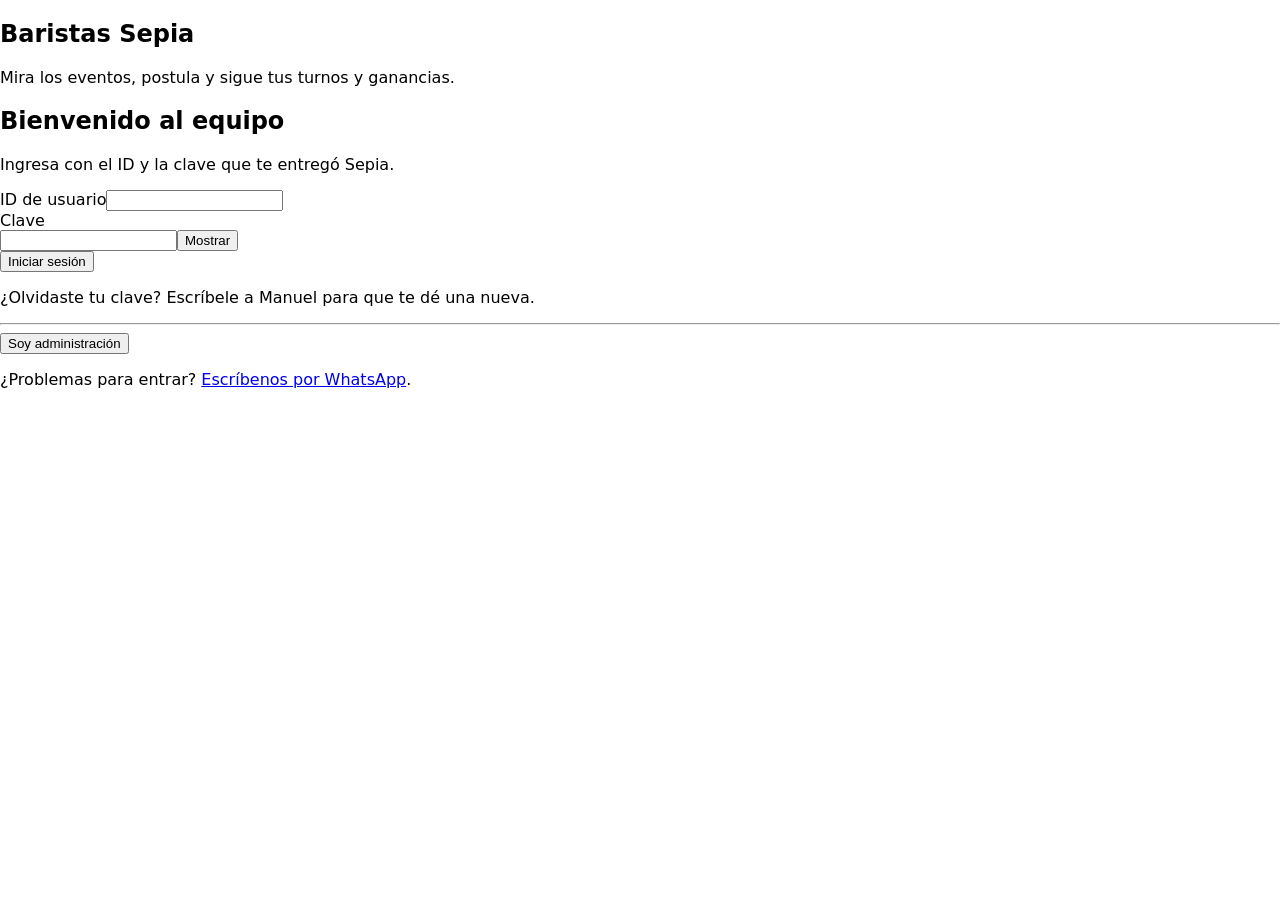
<file: shopify/baristas/pruebas/interfaz/arnes.html>
<!doctype html>
<html lang="es"><head><meta charset="utf-8"><meta name="viewport" content="width=device-width,initial-scale=1">
<!-- Página de pruebas del portal: los estilos los inyecta prueba.mjs desde sections/sepia-baristas.liquid. -->
<style>body{margin:0;font-family:Inter,system-ui,sans-serif;background:#fff}</style></head>
<body><section class="sb-seccion"><div id="sc-baristas" data-supabase-url="https://prueba.supabase.co" data-supabase-key="clave-publica-de-prueba"></div></section>
<script src="mock-supabase.js"></script><script src="../../../assets/sepia-baristas.js"></script></body></html>
</file>
